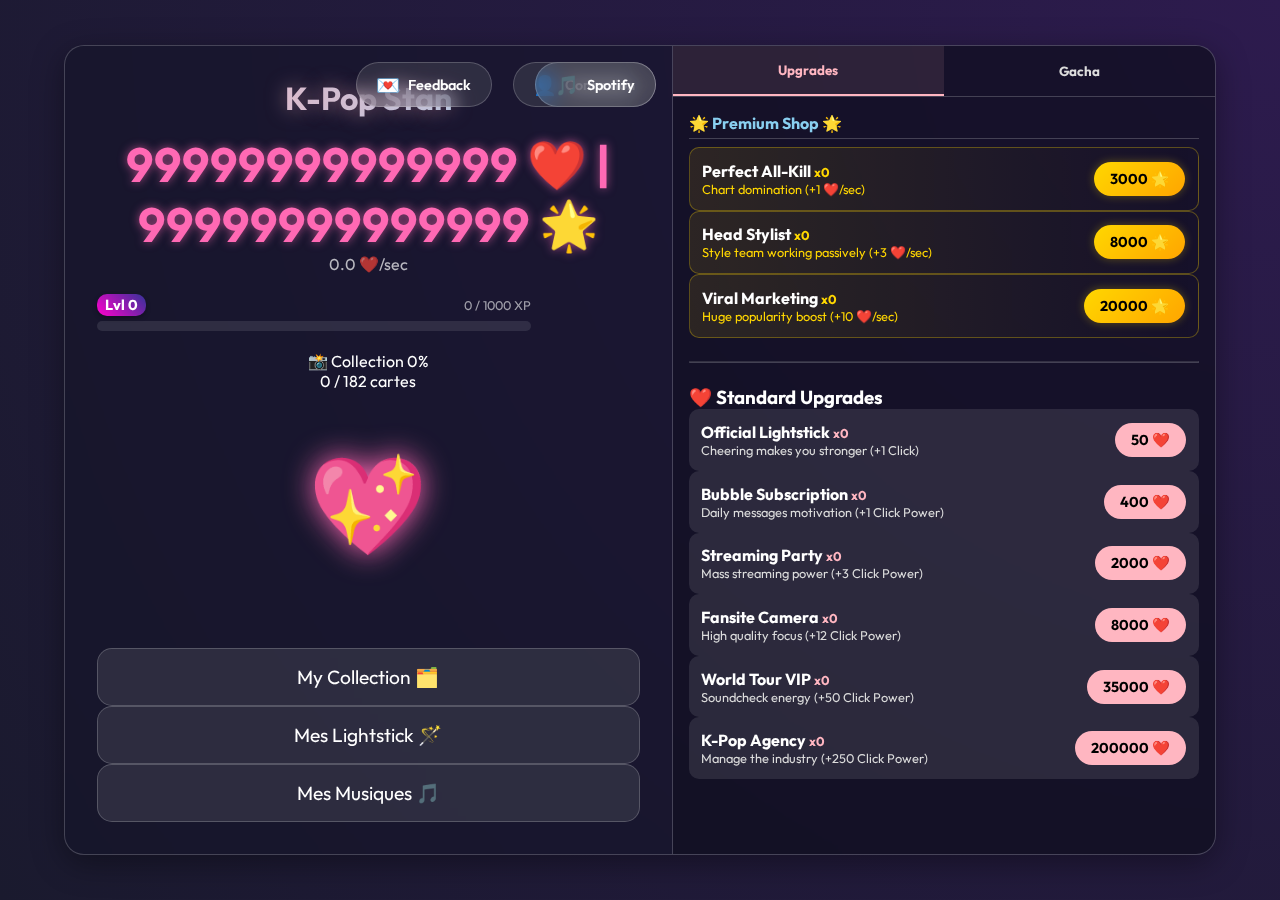
<file: index.html>
<!DOCTYPE html>
<html lang="fr">

<head>
    <meta charset="UTF-8">
    <meta name="viewport" content="width=device-width, initial-scale=1.0">
    <title>K-Pop Stan Clicker</title>
    <link rel="stylesheet" href="style.css">
    <link href="https://fonts.googleapis.com/css2?family=Outfit:wght@300;500;700&display=swap" rel="stylesheet">
</head>

<body>
    <div class="app-container">
        <!-- Left Panel: The Stage (Clicker) -->
        <section class="stage-panel">
            <header>
                <!-- Bouton de connexion -->
                <a href="login.html" class="login-btn" title="Se connecter">
                    <span class="login-icon">👤</span>
                    <span class="login-text">Connexion</span>
                </a>

                <!-- Bouton Feedback -->
                <a href="feedback.html" class="login-btn feedback-btn-index" title="Envoyer un feedback">
                    <span class="login-icon">💌</span>
                    <span class="login-text">Feedback</span>
                </a>

                <!-- Bouton Spotify -->
                <a href="https://open.spotify.com/playlist/6R2RmWiUrbcmaDFKGTNRMf?si=a84920896c3d472a" target="_blank"
                    class="login-btn spotify-btn-index" title="Écouter sur Spotify">
                    <span class="login-icon">🎵</span>
                    <span class="login-text">Spotify</span>
                </a>

                <h1>K-Pop Stan</h1>
                <div class="currency-display">
                    <span id="score">0</span> <span class="currency-name">❤️</span>
                    <span class="spacer"> | </span>
                    <span id="coins">0</span> <span class="currency-name">🌟</span>
                </div>
                <div class="cps-display">
                    <span id="cps">0</span> ❤️/sec
                </div>
                <!-- Level UI -->
                <div class="level-container">
                    <div class="level-info">
                        <span class="level-badge">Lvl <span id="level-display">0</span></span>
                        <span class="xp-text"><span id="xp-display">0</span> / <span id="xp-max">100</span> XP</span>
                    </div>
                    <div class="xp-bar-bg">
                        <div id="xp-bar-fill" class="xp-bar-fill" style="width: 0%;"></div>
                    </div>
                </div>
                <!-- Collection Progress -->
                <div class="collection-progress-container">
                    <div class="collection-progress-info">
                        <span class="collection-label">📸 Collection</span>
                        <span class="collection-percentage"><span id="collection-percentage">0</span>%</span>
                    </div>
                    <div class="collection-bar-bg">
                        <div id="collection-bar-fill" class="collection-bar-fill" style="width: 0%;"></div>
                    </div>
                    <div class="collection-count">
                        <span id="collection-count">0</span> / <span id="collection-total">0</span> cartes
                    </div>
                </div>
            </header>

            <div class="click-area">
                <button id="main-button" class="heart-btn">
                    💖
                </button>
            </div>

            <div class="collection-entry">
                <button id="open-collection-btn" class="collection-btn" onclick="openModal()">
                    My Collection 🗂️
                </button>
                <button id="open-lightstick-btn" class="collection-btn" onclick="openLightstickModal()">
                    Mes Lightstick 🪄
                </button>
                <button id="open-album-btn" class="collection-btn" onclick="openAlbumModal()">
                    Mes Musiques 🎵
                </button>
            </div>
        </section>

        <!-- Right Panel: Shop & Gacha -->
        <section class="shop-panel">
            <div class="tabs">
                <button class="tab-btn active" onclick="switchTab('upgrades-content')">Upgrades</button>
                <button class="tab-btn" onclick="switchTab('gacha-content')">Gacha</button>
            </div>

            <!-- Upgrades Tab -->
            <div id="upgrades-content" class="tab-content active">
                <div class="list-container">
                    <!-- Premium Upgrades (Coins) -->
                    <div id="premium-upgrades-list" class="upgrade-section">
                        <h3>🌟 Premium Shop 🌟</h3>
                        <!-- Injected JS -->
                    </div>

                    <hr style="border-color: var(--glass-border); margin: 10px 0;">

                    <!-- Standard Upgrades (Hearts) -->
                    <div id="upgrade-list">
                        <h3>❤️ Standard Upgrades</h3>
                        <!-- Injected JS -->
                    </div>
                </div>
            </div>

            <!-- Gacha Tab -->
            <div id="gacha-content" class="tab-content">
                <h2>📸 Idol Card Packs</h2>

                <div class="gacha-category">
                    <h3>Click Packs (❤️)</h3>
                    <div class="gacha-btn-group">
                        <button class="gacha-list-btn" onclick="openPackModal('standard')">
                            <span class="gacha-icon">🎫</span>
                            <span class="gacha-text">Standard Pack</span>
                        </button>
                        <button class="gacha-list-btn" onclick="openPackModal('super')">
                            <span class="gacha-icon">💖</span>
                            <span class="gacha-text">Super Fan Pack</span>
                        </button>
                        <button class="gacha-list-btn" onclick="openPackModal('platinum')">
                            <span class="gacha-icon">💿</span>
                            <span class="gacha-text">Platinum Pack</span>
                        </button>
                        <button class="gacha-list-btn" onclick="openPackModal('fan_club')">
                            <span class="gacha-icon">🎪</span>
                            <span class="gacha-text">Fan Club Pack</span>
                        </button>
                        <button class="gacha-list-btn" onclick="openPackModal('concert')">
                            <span class="gacha-icon">🏟️</span>
                            <span class="gacha-text">Concert Pack</span>
                        </button>
                    </div>
                </div>

                <div class="gacha-category">
                    <h3>Music Pack (🌟)</h3>
                    <div class="gacha-btn-group">
                        <button class="gacha-list-btn album-btn-style" onclick="openPackModal('debut_single')">
                            <span class="gacha-icon">💿</span>
                            <span class="gacha-text">Debut Single</span>
                        </button>
                        <button class="gacha-list-btn album-btn-style" onclick="openPackModal('mini_album')">
                            <span class="gacha-icon">📀</span>
                            <span class="gacha-text">Mini Album</span>
                        </button>
                        <button class="gacha-list-btn album-btn-style" onclick="openPackModal('full_album')">
                            <span class="gacha-icon">🎵</span>
                            <span class="gacha-text">Full Album</span>
                        </button>
                        <button class="gacha-list-btn album-btn-style" onclick="openPackModal('repackage')">
                            <span class="gacha-icon">🎼</span>
                            <span class="gacha-text">Repackage Album</span>
                        </button>
                        <button class="gacha-list-btn album-btn-style" onclick="openPackModal('collectors_box')">
                            <span class="gacha-icon">📦</span>
                            <span class="gacha-text">Collector's Box</span>
                        </button>
                    </div>
                </div>

                <div class="gacha-category">
                    <h3>VIP Packs (🌟)</h3>
                    <div class="gacha-btn-group">
                        <button class="gacha-list-btn vip-btn-style" onclick="openPackModal('vip')">
                            <span class="gacha-icon">👑</span>
                            <span class="gacha-text">VIP Pack</span>
                        </button>
                        <button class="gacha-list-btn vip-btn-style" onclick="openPackModal('elite')">
                            <span class="gacha-icon">💎</span>
                            <span class="gacha-text">Elite Star Pack</span>
                        </button>
                        <button class="gacha-list-btn vip-btn-style" onclick="openPackModal('diamond')">
                            <span class="gacha-icon">🔮</span>
                            <span class="gacha-text">Diamond Pack</span>
                        </button>
                        <button class="gacha-list-btn vip-btn-style" onclick="openPackModal('backstage')">
                            <span class="gacha-icon">🕶️</span>
                            <span class="gacha-text">Backstage Pack</span>
                        </button>
                        <button class="gacha-list-btn vip-btn-style" onclick="openPackModal('world_tour')">
                            <span class="gacha-icon">🌎</span>
                            <span class="gacha-text">World Tour Pack</span>
                        </button>
                    </div>
                </div>

                <hr style="border-color: var(--glass-border); margin: 20px 0;">

                <div class="gacha-category">
                    <h3>Lightstick Packs (🌟)</h3>
                    <div class="gacha-btn-group">
                        <button class="gacha-list-btn ls-btn-style" onclick="openPackModal('ls_std')">
                            <span class="gacha-icon">🔦</span>
                            <span class="gacha-text">Standard LS</span>
                        </button>
                        <button class="gacha-list-btn ls-btn-style" onclick="openPackModal('ls_prem')">
                            <span class="gacha-icon">✨</span>
                            <span class="gacha-text">Premium LS</span>
                        </button>
                        <button class="gacha-list-btn ls-btn-style" onclick="openPackModal('ls_ult')">
                            <span class="gacha-icon">🎇</span>
                            <span class="gacha-text">Ultimate LS</span>
                        </button>
                    </div>
                </div>

                <div id="latest-pull" class="pull-result hidden">
                    <!-- Card reveal animation -->
                </div>
            </div>
        </section>
    </div>

    <!-- Generic Info Modal -->
    <div id="info-modal" class="modal hidden" style="z-index: 2000;">
        <div class="modal-content">
            <span class="close-modal" id="close-info-btn">&times;</span>
            <h2 id="info-title">Pack Details</h2>
            <div id="info-content"></div>
        </div>
    </div>

    <!-- Collection Overlay (Hidden by default) -->
    <div id="collection-modal" class="modal hidden">
        <div class="modal-content">
            <span class="close-modal" onclick="closeModal()">&times;</span>
            <h2>Photocard Binder</h2>
            <div id="full-inventory" class="card-grid"></div>
        </div>
    </div>
    <!-- Lightstick Collection Modal -->
    <div id="lightstick-modal" class="modal hidden">
        <div class="modal-content">
            <span class="close-modal" onclick="closeLightstickModal()">&times;</span>
            <h2>Lightstick Collection</h2>
            <div id="lightstick-grid" class="card-grid"></div>
        </div>
    </div>

    <!-- Album Collection Modal -->
    <div id="album-modal" class="modal hidden">
        <div class="modal-content">
            <span class="close-modal" onclick="closeAlbumModal()">&times;</span>
            <h2>Mes Musiques 🎵</h2>
            <div id="album-grid" class="card-grid"></div>
        </div>
    </div>

    <!-- Card Details Overlay (Hidden by default) -->
    <div id="card-details-modal" class="modal hidden" style="z-index:1100;">
        <div class="modal-content details-content">
            <span class="close-modal" onclick="closeDetailsModal()">&times;</span>
            <div id="details-view-container">
                <!-- Injected via JS -->
            </div>
        </div>
    </div>

    <div id="pack-opening-modal" class="pack-modal hidden">
        <div class="pack-animation-container">
            <div id="pack-particles"></div>
            <div id="pack-visual" class="pack-visual">
                <div class="pack-glow"></div>
                <div class="pack-icon">🎁</div>
                <div class="pack-prompt">Click to Open!</div>
            </div>
            <div id="card-reveal-container" class="card-reveal-container hidden">
                <!-- Card will be injected here -->
            </div>
        </div>
    </div>

    <!-- Pack Purchase Modal -->
    <div id="pack-purchase-modal" class="modal hidden" style="z-index: 2500;">
        <div class="modal-content pack-details-content">
            <div class="pack-details-header">
                <div id="modal-pack-icon" class="pack-icon-large">🎁</div>
                <h2 id="modal-pack-title">Pack Name</h2>
            </div>
            <p id="modal-pack-desc">Description goes here.</p>

            <div class="pack-rates-container">
                <h4>Drop Rates:</h4>
                <div id="modal-pack-rates" class="rates-grid">
                    <!-- Rates injected here -->
                </div>
            </div>

            <div class="pack-action-area">
                <div class="price-tag">
                    <span id="modal-pack-cost">200</span> <span id="modal-pack-currency">❤️</span>
                </div>
                <button id="modal-buy-btn" class="action-btn buy-confirm-btn">Buy Now</button>
                <button class="action-btn close-modal-btn" onclick="closePackModal()">Echap</button>
            </div>
        </div>
    </div>

    <script src="script.js"></script>
</body>

</html>
</file>
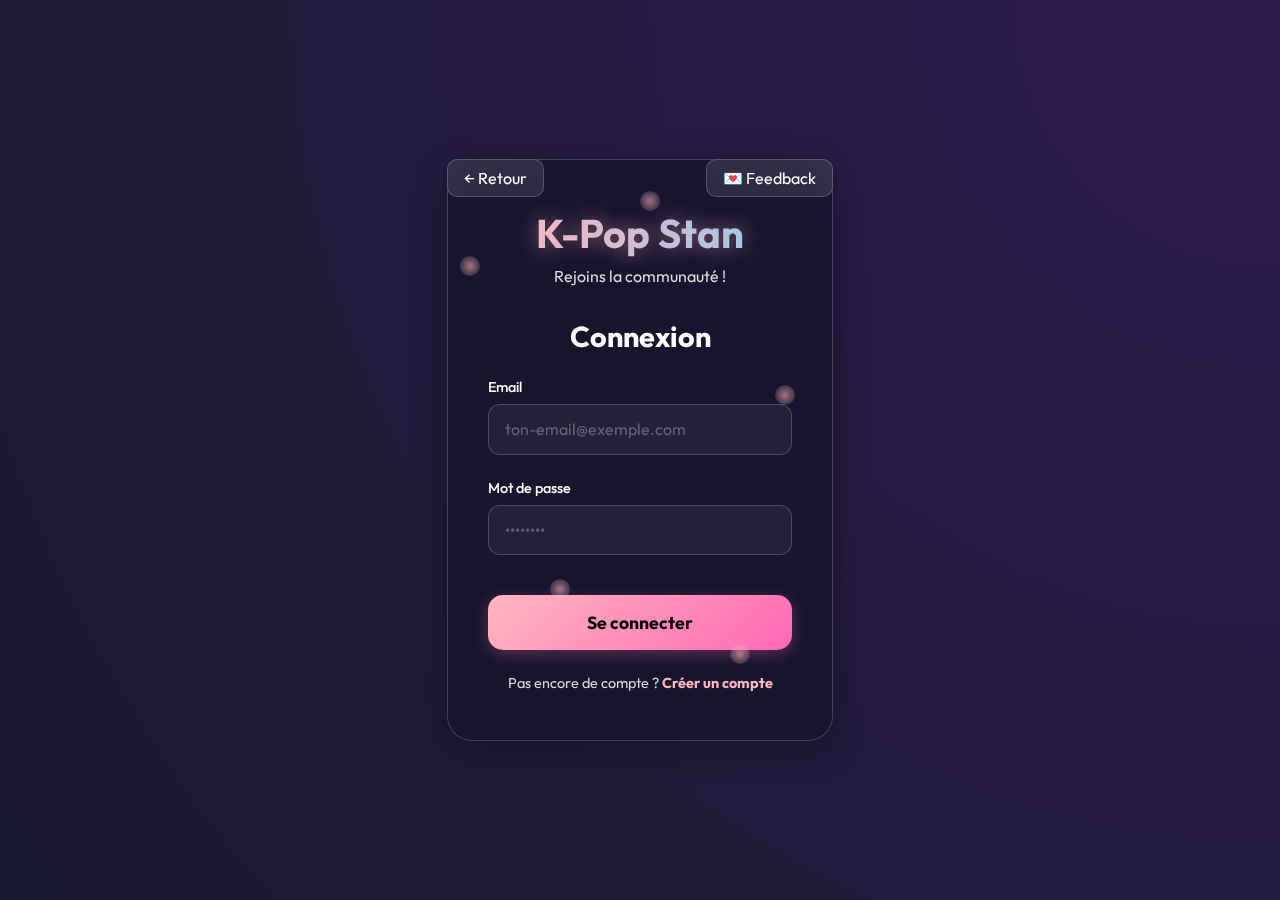
<file: login.html>
<!DOCTYPE html>
<html lang="fr">

<head>
    <meta charset="UTF-8">
    <meta name="viewport" content="width=device-width, initial-scale=1.0">
    <title>Connexion - K-Pop Stan Clicker</title>
    <link rel="stylesheet" href="style.css">
    <link rel="stylesheet" href="login-style.css">
    <link href="https://fonts.googleapis.com/css2?family=Outfit:wght@300;500;700&display=swap" rel="stylesheet">
</head>

<body class="login-body">
    <div class="login-container">
        <!-- Retour à l'accueil -->
        <a href="index.html" class="back-btn">
            <span>← Retour</span>
        </a>

        <!-- Bouton Feedback -->
        <a href="feedback.html" class="back-btn" style="left: auto; right: 2rem;">
            <span>💌 Feedback</span>
        </a>

        <div class="login-card">
            <!-- Logo/Titre -->
            <div class="login-header">
                <h1 class="login-title">K-Pop Stan</h1>
                <p class="login-subtitle">Rejoins la communauté !</p>
            </div>

            <!-- Formulaire de connexion (par défaut) -->
            <div id="login-form" class="auth-form active">
                <h2>Connexion</h2>
                <form onsubmit="handleLogin(event)">
                    <div class="form-group">
                        <label for="login-email">Email</label>
                        <input type="email" id="login-email" placeholder="ton-email@exemple.com" required>
                    </div>
                    <div class="form-group">
                        <label for="login-password">Mot de passe</label>
                        <input type="password" id="login-password" placeholder="••••••••" required>
                    </div>
                    <button type="submit" class="auth-btn">Se connecter</button>
                </form>
                <p class="switch-form">
                    Pas encore de compte ?
                    <a href="#" onclick="switchToSignup(); return false;">Créer un compte</a>
                </p>
            </div>

            <!-- Formulaire d'inscription (caché par défaut) -->
            <div id="signup-form" class="auth-form">
                <h2>Créer un compte</h2>
                <form onsubmit="handleSignup(event)">
                    <div class="form-group">
                        <label for="signup-username">Nom d'utilisateur</label>
                        <input type="text" id="signup-username" placeholder="TonPseudo" required>
                    </div>
                    <div class="form-group">
                        <label for="signup-email">Email</label>
                        <input type="email" id="signup-email" placeholder="ton-email@exemple.com" required>
                    </div>
                    <div class="form-group">
                        <label for="signup-password">Mot de passe</label>
                        <input type="password" id="signup-password" placeholder="••••••••" required minlength="6">
                    </div>
                    <div class="form-group">
                        <label for="signup-confirm">Confirmer le mot de passe</label>
                        <input type="password" id="signup-confirm" placeholder="••••••••" required minlength="6">
                    </div>
                    <button type="submit" class="auth-btn">Créer mon compte</button>
                </form>
                <p class="switch-form">
                    Déjà un compte ?
                    <a href="#" onclick="switchToLogin(); return false;">Se connecter</a>
                </p>
            </div>
        </div>

        <!-- Particules décoratives -->
        <div class="bg-particles">
            <div class="particle"></div>
            <div class="particle"></div>
            <div class="particle"></div>
            <div class="particle"></div>
            <div class="particle"></div>
        </div>
    </div>

    <script src="login-script.js"></script>
</body>

</html>
</file>
<file: style.css>
:root {
    --primary-pink: #FFB6C1;
    --deep-pink: #FF69B4;
    --soft-blue: #89CFF0;
    --lavender: #E0B0FF;
    --dark-bg: #1a1a2e;
    --panel-bg: rgba(255, 255, 255, 0.1);
    --glass-border: rgba(255, 255, 255, 0.2);
    --text-main: #ffffff;
    --text-muted: #dcdcdc;
    --font-main: 'Outfit', sans-serif;
}

* {
    box-sizing: border-box;
    margin: 0;
    padding: 0;
    user-select: none;
    /* Prevent text selection spam on clicking */
}

body {
    font-family: var(--font-main);
    background: radial-gradient(circle at top right, #2d1b4e, #1a1a2e);
    color: var(--text-main);
    height: 100vh;
    overflow: hidden;
    display: flex;
    justify-content: center;
    align-items: center;
}

button {
    font-family: inherit;
    cursor: pointer;
    border: none;
    outline: none;
}

.app-container {
    display: flex;
    width: 90vw;
    height: 90vh;
    background: rgba(20, 20, 40, 0.6);
    backdrop-filter: blur(10px);
    border-radius: 20px;
    border: 1px solid var(--glass-border);
    box-shadow: 0 8px 32px 0 rgba(0, 0, 0, 0.37);
    overflow: hidden;
}

/* --- Left Panel: Stage --- */
.stage-panel {
    flex: 1;
    display: flex;
    flex-direction: column;
    align-items: center;
    justify-content: space-between;
    padding: 2rem;
    border-right: 1px solid var(--glass-border);
    position: relative;
}

/* Bouton de connexion */
.login-btn {
    position: absolute;
    top: 1rem;
    right: 1rem;
    display: flex;
    align-items: center;
    gap: 0.5rem;
    padding: 0.6rem 1.2rem;
    background: rgba(255, 255, 255, 0.1);
    backdrop-filter: blur(10px);
    border: 1px solid var(--glass-border);
    border-radius: 25px;
    color: var(--text-main);
    text-decoration: none;
    font-size: 0.9rem;
    font-weight: 500;
    transition: all 0.3s ease;
    z-index: 100;
}

.login-btn:hover {
    background: rgba(255, 182, 193, 0.2);
    border-color: var(--primary-pink);
    transform: translateY(-2px);
    box-shadow: 0 4px 15px rgba(255, 182, 193, 0.3);
}

.login-icon {
    font-size: 1.2rem;
}

.login-text {
    font-weight: 600;
}

/* Feedback button positioning on index page */
.feedback-btn-index {
    right: 180px;
    /* Position it to the left of the login button with more spacing */
}

header {
    text-align: center;
}

h1 {
    font-size: 2rem;
    background: linear-gradient(to right, var(--primary-pink), var(--soft-blue));
    background-clip: text;
    -webkit-background-clip: text;
    -webkit-text-fill-color: transparent;
    text-shadow: 0 0 20px rgba(255, 182, 193, 0.5);
    margin-bottom: 1rem;
}

.currency-display {
    font-size: 3rem;
    font-weight: 700;
    color: var(--deep-pink);
    text-shadow: 0 0 10px rgba(255, 105, 180, 0.6);
}

.cps-display {
    color: var(--text-muted);
    font-size: 1rem;
}

.click-area {
    flex: 1;
    display: flex;
    justify-content: center;
    align-items: center;
    position: relative;
}

.heart-btn {
    font-size: 6rem;
    background: none;
    transition: transform 0.05s ease;
    filter: drop-shadow(0 0 15px var(--deep-pink));
}

.heart-btn:active {
    transform: scale(0.9);
}

/* Floating text animation class */
.float-text {
    position: absolute;
    color: var(--text-main);
    font-weight: bold;
    pointer-events: none;
    animation: floatUp 1s ease-out forwards;
    font-size: 1.5rem;
    text-shadow: 0 0 5px var(--deep-pink);
    z-index: 9999;
}

@keyframes floatUp {
    0% {
        transform: translateY(0) scale(1);
        opacity: 1;
    }

    100% {
        transform: translateY(-100px) scale(0.5);
        opacity: 0;
    }
}

/* Inventory Preview */
.inventory-preview {
    width: 100%;
    background: var(--panel-bg);
    border-radius: 12px;
    padding: 1rem;
    height: 15vh;
}

.inventory-preview h3 {
    font-size: 0.9rem;
    margin-bottom: 0.5rem;
    color: var(--soft-blue);
}

/* --- Right Panel: Shop --- */
.shop-panel {
    flex: 1;
    background: rgba(0, 0, 0, 0.2);
    display: flex;
    flex-direction: column;
}

.tabs {
    display: flex;
    border-bottom: 1px solid var(--glass-border);
}

.tab-btn {
    flex: 1;
    padding: 1rem;
    background: transparent;
    color: var(--text-muted);
    font-weight: bold;
    transition: all 0.3s;
}

.tab-btn:hover {
    background: rgba(255, 255, 255, 0.05);
}

.tab-btn.active {
    background: rgba(255, 182, 193, 0.1);
    color: var(--primary-pink);
    border-bottom: 2px solid var(--primary-pink);
}

.tab-content {
    display: none;
    flex: 1;
    padding: 1rem;
    overflow-y: auto;
}

.tab-content.active {
    display: block;
}

h2 {
    font-size: 1.2rem;
    margin-bottom: 1rem;
    color: var(--lavender);
}

.list-container {
    display: flex;
    flex-direction: column;
    gap: 0.8rem;
}

.upgrade-item {
    background: var(--panel-bg);
    padding: 0.8rem;
    border-radius: 10px;
    display: flex;
    align-items: center;
    justify-content: space-between;
    transition: background 0.2s;
}

.upgrade-item:hover {
    background: rgba(255, 255, 255, 0.15);
}

.upgrade-info h4 {
    font-size: 1rem;
    color: var(--text-main);
}

.upgrade-info p {
    font-size: 0.8rem;
    color: var(--text-muted);
}

.buy-btn {
    background: var(--primary-pink);
    color: #000;
    padding: 0.5rem 1rem;
    border-radius: 20px;
    font-weight: bold;
    font-size: 0.9rem;
}

.buy-btn:disabled {
    background: #555;
    color: #888;
    cursor: not-allowed;
}

/* Premium Items */
.premium-item {
    background: linear-gradient(to right, rgba(255, 215, 0, 0.1), rgba(0, 0, 0, 0));
    border: 1px solid rgba(255, 215, 0, 0.3);
}

.premium-buy-btn {
    background: linear-gradient(135deg, #FFD700, #FFA500);
    color: #000;
    box-shadow: 0 0 10px rgba(255, 215, 0, 0.3);
}

.premium-buy-btn:disabled {
    background: #444;
    color: #666;
    box-shadow: none;
}

.upgrade-section h3 {
    color: var(--soft-blue);
    margin-bottom: 0.5rem;
    font-size: 1rem;
    border-bottom: 1px solid var(--glass-border);
    padding-bottom: 5px;
}

/* Pack Gacha */
.gacha-banner {
    display: flex;
    justify-content: center;
    margin-top: 2rem;
}

.pack-display {
    background: linear-gradient(135deg, var(--lavender), var(--soft-blue));
    padding: 2rem;
    border-radius: 15px;
    text-align: center;
    color: #000;
    width: 80%;
    cursor: pointer;
    transition: transform 0.2s;
    box-shadow: 0 0 20px rgba(137, 207, 240, 0.4);
    position: relative;
    /* For info button */
}

.pack-rating-info {
    position: absolute;
    top: 8px;
    right: 8px;
    background: rgba(255, 255, 255, 0.25);
    backdrop-filter: blur(4px);
    -webkit-backdrop-filter: blur(4px);
    border-radius: 50%;
    width: 24px;
    height: 24px;
    font-size: 14px;
    font-weight: bold;
    font-family: serif;
    display: flex;
    justify-content: center;
    align-items: center;
    cursor: pointer;
    border: 1px solid rgba(255, 255, 255, 0.6);
    color: white;
    z-index: 10;
    transition: all 0.2s ease;
    box-shadow: 0 2px 5px rgba(0, 0, 0, 0.1);
}

.pack-rating-info:hover {
    background: white;
    color: black;
    transform: scale(1.15);
    box-shadow: 0 0 10px rgba(255, 255, 255, 0.8);
}

.pack-display:hover {
    transform: scale(1.05);
}

.pack-art {
    font-size: 4rem;
    margin-bottom: 1rem;
}

.action-btn {
    margin-top: 1rem;
    background: #000;
    color: #fff;
    padding: 0.6rem 1.2rem;
    border-radius: 20px;
    width: 100%;
}

.vip-pack {
    background: linear-gradient(135deg, #ffd700, #ff8c00);
    box-shadow: 0 0 20px rgba(255, 215, 0, 0.4);
    margin-left: 1rem;
}

.elite-pack {
    background: linear-gradient(135deg, #FFD700, #FDB931);
    box-shadow: 0 0 20px rgba(255, 215, 0, 0.6);
    margin: 0.5rem;
    /* Match existing spacing or adjust */
    margin-left: 1rem;
}

.vip-btn {
    background: #4a0e4e;
    border: 1px solid gold;
}

.sell-btn {
    margin-top: 5px;
    background: #ff4444;
    color: white;
    padding: 2px 8px;
    border-radius: 5px;
    font-size: 0.7rem;
    cursor: pointer;
}

.sell-btn:hover {
    background: #cc0000;
}

.card-inner-view {
    display: flex;
    flex-direction: column;
    align-items: center;
}

/* Scrollbar styling */
/* ... previous code ... */

/* Gacha Reveal Animation */
.pull-result {
    margin-top: 1rem;
    height: 150px;
    display: flex;
    justify-content: center;
    align-items: center;
    perspective: 1000px;
}

.pull-result.hidden {
    display: none;
}

.card-reveal {
    width: 120px;
    height: 170px;
    /* Standard Photocard ratio is roughly 5.5cm x 8.5cm (~0.64) */
    background: #fff;
    border-radius: 10px;
    position: relative;
    transform-style: preserve-3d;
    animation: flipCard 0.6s ease-out forwards;
    box-shadow: 0 0 20px rgba(255, 255, 255, 0.5);
    display: flex;
    flex-direction: column;
    align-items: center;
    justify-content: flex-end;
    /* Push text to bottom */
    padding: 5px;
    text-align: center;
    overflow: hidden;
}

.card-img {
    position: absolute;
    top: 0;
    left: 0;
    width: 100%;
    height: 100%;
    object-fit: cover;
    z-index: 0;
    opacity: 0.9;
}

/* Fallback when no image */
.card-reveal.no-img::before {
    content: '★';
    font-size: 3rem;
    position: absolute;
    top: 30%;
    left: 50%;
    transform: translateX(-50%);
    color: #ccc;
}

.card-name,
.card-rarity-badge {
    position: relative;
    z-index: 1;
    /* On top of image */
    background: rgba(0, 0, 0, 0.6);
    /* Readable text bg */
    color: #fff;
    width: 100%;
    border-radius: 4px;
}

.card-rarity-badge {
    position: absolute;
    top: 5px;
    left: 5px;
    width: auto;
    padding: 2px 5px;
}

.mini-card-img {
    width: 100%;
    height: 100%;
    object-fit: cover;
}

.mini-card {
    position: relative;
}

.mini-card-fallback {
    position: absolute;
    top: 50%;
    left: 50%;
    transform: translate(-50%, -50%);
    font-weight: bold;
}


@keyframes flipCard {
    from {
        transform: rotateY(90deg) scale(0.5);
        opacity: 0;
    }

    to {
        transform: rotateY(0) scale(1.1);
        opacity: 1;
    }
}

.card-rarity-Common {
    border: 3px solid #ccc;
    background: linear-gradient(to bottom, #f0f0f0, #e0e0e0);
    color: #333;
}

.card-rarity-Rare {
    border: 3px solid #89CFF0;
    background: linear-gradient(to bottom, #e0f7fa, #89CFF0);
    color: #005662;
}

.card-rarity-Epic {
    border: 3px solid #E0B0FF;
    background: linear-gradient(to bottom, #f3e5f5, #E0B0FF);
    color: #4a148c;
}

.card-rarity-Legendary {
    border: 3px solid #ffd700;
    box-shadow: 0 0 15px #ffd700;
    background: linear-gradient(135deg, #fff, #ffd700);
    color: #bf360c;
}

.card-rarity-Secret {
    border: 3px double #fff;
    box-shadow: 0 0 20px rgba(255, 255, 255, 0.8), 0 0 40px #ff00ff;
    background: linear-gradient(45deg, #000, #333);
    animation: secretGlow 2s infinite alternate;
    color: #fff;
}

@keyframes secretGlow {
    0% {
        box-shadow: 0 0 20px #ff00ff;
        border-color: #ff00ff;
    }

    50% {
        box-shadow: 0 0 20px #00ffff;
        border-color: #00ffff;
    }

    100% {
        box-shadow: 0 0 20px #ffff00;
        border-color: #ffff00;
    }
}

.card-name {
    font-size: 0.8rem;
    font-weight: bold;
    margin-top: 5px;
}

.card-rarity-badge {
    font-size: 0.6rem;
    text-transform: uppercase;
    margin-bottom: 5px;
}

/* Replaced Mini Inventory with Button */
.collection-entry {
    margin-top: 2rem;
    width: 100%;
}

.collection-btn {
    width: 100%;
    padding: 1rem;
    background: rgba(255, 255, 255, 0.1);
    border: 1px solid var(--glass-border);
    color: var(--text-color);
    font-family: inherit;
    font-size: 1.2rem;
    border-radius: 15px;
    cursor: pointer;
    transition: all 0.3s ease;
    backdrop-filter: blur(5px);
}

.collection-btn:hover {
    background: rgba(255, 255, 255, 0.2);
    transform: translateY(-2px);
    box-shadow: 0 5px 15px rgba(0, 0, 0, 0.2);
}

/* Modal */
.modal {
    position: fixed;
    top: 0;
    left: 0;
    width: 100%;
    height: 100%;
    background: rgba(0, 0, 0, 0.8);
    backdrop-filter: blur(5px);
    display: flex;
    justify-content: center;
    align-items: center;
    z-index: 1000;
}

.modal.hidden {
    display: none;
}

/* Golden Rarity - Premium Effect */
.card-rarity-Golden {
    border: 3px solid #FFD700;
    box-shadow:
        0 0 15px rgba(255, 215, 0, 0.7),
        inset 0 0 20px rgba(255, 215, 0, 0.4),
        0 0 30px rgba(255, 165, 0, 0.3);
    background: linear-gradient(135deg,
            #FFD700 0%,
            #FFFACD 25%,
            #FFD700 50%,
            #FFFACD 75%,
            #FFD700 100%);
    background-size: 200% 200%;
    animation: goldenShine 3s infinite linear, goldenGlow 2s infinite alternate;
    position: relative;
    overflow: hidden;
}

.card-rarity-Golden::after {
    content: '';
    position: absolute;
    top: -50%;
    left: -50%;
    width: 200%;
    height: 200%;
    background: linear-gradient(to bottom right,
            rgba(255, 255, 255, 0) 0%,
            rgba(255, 255, 255, 0) 40%,
            rgba(255, 255, 255, 0.4) 50%,
            rgba(255, 255, 255, 0) 60%,
            rgba(255, 255, 255, 0) 100%);
    transform: rotate(45deg);
    animation: goldenSweep 4s infinite;
    pointer-events: none;
    z-index: 2;
}

@keyframes goldenShine {
    0% {
        background-position: 0% 0%;
    }

    100% {
        background-position: 200% 200%;
    }
}

@keyframes goldenGlow {
    0% {
        box-shadow: 0 0 15px rgba(255, 215, 0, 0.6), inset 0 0 10px rgba(255, 215, 0, 0.3);
    }

    100% {
        box-shadow: 0 0 35px rgba(255, 215, 0, 0.9), inset 0 0 20px rgba(255, 215, 0, 0.5);
    }
}

@keyframes goldenSweep {
    0% {
        transform: rotate(45deg) translate(-150%, -150%);
    }

    20% {
        transform: rotate(45deg) translate(150%, 150%);
    }

    100% {
        transform: rotate(45deg) translate(150%, 150%);
    }
}

.modal-content {
    background: #1a1a2e;
    border: 1px solid var(--glass-border);
    padding: 2rem;
    border-radius: 20px;
    width: 80%;
    height: 80%;
    overflow: hidden;
    position: relative;
    display: flex;
    flex-direction: column;
    box-shadow: 0 0 50px rgba(255, 105, 180, 0.2);
}

.close-modal {
    position: absolute;
    top: 1rem;
    right: 1.5rem;
    font-size: 2rem;
    cursor: pointer;
    color: var(--text-muted);
}

.close-modal:hover {
    color: var(--primary-pink);
}

.card-grid {
    display: grid;
    grid-template-columns: repeat(auto-fill, minmax(100px, 1fr));
    gap: 15px;
    overflow-y: auto;
    margin-top: 1rem;
    padding: 1rem;
}

/* Binder Styles */
.group-header {
    width: 100%;
    color: var(--primary-pink);
    border-bottom: 1px solid var(--glass-border);
    margin: 1rem 0 0.5rem 0;
    padding-bottom: 0.2rem;
    grid-column: 1 / -1;
    /* Span full width in grid */
}

.group-container {
    grid-column: 1 / -1;
    /* Span full width to allow flex items to spread */
    display: flex;
    flex-wrap: wrap;
    gap: 15px;
    width: 100%;
    margin-bottom: 1rem;
    justify-content: flex-start;
    /* Ensure left align */
}

.binder-card {
    width: 140px;
    /* Increased from 120px */
    height: 220px;
    /* Increased from 200px */
    font-size: 1rem;
    padding-bottom: 5px;
    position: relative;
    border-radius: 12px;
    overflow: hidden;
    /* Ensure image doesn't overflow */
    box-shadow: 0 4px 10px rgba(0, 0, 0, 0.3);
    transition: transform 0.3s cubic-bezier(0.175, 0.885, 0.32, 1.275);
}

.binder-card:hover {
    transform: scale(1.05);
    z-index: 10;
}

.full-card-img {
    width: 100%;
    height: 100%;
    object-fit: cover;
    display: block;
    border-radius: 8px;
}

/* Lightstick Collection Styles */
.lightstick-grid {
    display: grid;
    grid-template-columns: repeat(auto-fill, minmax(120px, 1fr));
    gap: 15px;
    padding: 1rem;
}

.lightstick-card {
    width: 120px;
    height: 200px;
    border-radius: 5px;
    overflow: hidden;
    position: relative;
    background: var(--panel-bg);
    border: 1px solid var(--glass-border);
    cursor: pointer;
    transition: transform 0.2s, box-shadow 0.2s;
}

.lightstick-card:hover {
    transform: translateY(-2px);
    box-shadow: 0 5px 15px rgba(0, 0, 0, 0.3);
}

.lightstick-card img {
    width: 100%;
    height: 100%;
    object-fit: cover;
}

.lightstick-card .card-name {
    position: absolute;
    bottom: 0;
    width: 100%;
    background: rgba(0, 0, 0, 0.6);
    color: #fff;
    text-align: center;
    font-size: 0.9rem;
    padding: 2px 0;
}

.lightstick-card.locked {
    filter: grayscale(100%);
    opacity: 0.6;
    cursor: default;
}

.lightstick-card.locked img {
    opacity: 0.3;
}

.lightstick-card.locked:after {
    content: '🔒';
    position: absolute;
    top: 50%;
    left: 50%;
    transform: translate(-50%, -50%);
    font-size: 2rem;
    filter: none;
}

/* New Pack Styles */
.lightstick-pack-silver {
    background: linear-gradient(135deg, #C0C0C0, #E8E8E8);
    box-shadow: 0 0 15px rgba(192, 192, 192, 0.4);
    margin: 0.5rem;
}

.lightstick-pack-gold {
    background: linear-gradient(135deg, #FFD700, #FDB931);
    box-shadow: 0 0 15px rgba(255, 215, 0, 0.5);
    margin: 0.5rem;
}

.lightstick-pack-ultimate {
    background: linear-gradient(135deg, #a8c0ff, #3f2b96);
    /* Holographic-ish */
    box-shadow: 0 0 20px rgba(63, 43, 150, 0.6);
    margin: 0.5rem;
    color: white;
}

/* Heart (Score) Card Pack Styles */
.pack-fan-club {
    background: linear-gradient(135deg, #6a11cb 0%, #2575fc 100%);
    /* Deep Blue/Purple */
    box-shadow: 0 0 15px rgba(37, 117, 252, 0.5);
    margin: 0.5rem;
    color: white;
}

.pack-concert {
    background: linear-gradient(135deg, #11998e 0%, #38ef7d 100%);
    /* Green Energy */
    box-shadow: 0 0 20px rgba(56, 239, 125, 0.6);
    margin: 0.5rem;
    color: white;
    border: 1px solid #fff;
}

/* Coin (Premium) Card Pack Styles */
.pack-backstage {
    background: linear-gradient(135deg, #800000, #ff4500);
    /* Red Velvet */
    box-shadow: 0 0 20px rgba(255, 69, 0, 0.6);
    margin: 0.5rem;
    color: white;
    border: 1px solid gold;
}

.pack-world-tour {
    background: linear-gradient(135deg, #23074d, #cc5333);
    /* Deep Space/Nebula */
    box-shadow: 0 0 25px rgba(204, 83, 51, 0.8);
    margin: 0.5rem;
    color: white;
    border: 2px solid cyan;
}

.binder-card.locked {
    /* ... existing locked styles ... */
    background: #2a2a40;
    border: 2px dashed #444;
    color: #666;
    display: flex;
    align-items: center;
    justify-content: center;
}

.locked-view {
    display: flex;
    flex-direction: column;
    align-items: center;
    justify-content: center;
    height: 100%;
    opacity: 0.5;
}

.lock-icon {
    font-size: 2rem;
    margin-bottom: 0.5rem;
}

.card-count-badge {
    position: absolute;
    top: -5px;
    right: -5px;
    background: var(--primary-pink);
    color: #000;
    border-radius: 50%;
    width: 25px;
    height: 25px;
    display: flex;
    align-items: center;
    justify-content: center;
    font-weight: bold;
    font-size: 0.8rem;
    z-index: 10;
    box-shadow: 0 0 5px rgba(0, 0, 0, 0.5);
}

/* Card Details Modal */
.details-content {
    width: 60%;
    height: 70%;
    max-width: 800px;
    display: flex;
    justify-content: center;
    align-items: center;
}

.details-layout {
    display: flex;
    gap: 2rem;
    width: 100%;
    height: 100%;
    padding: 1rem;
    align-items: center;
}

.details-image-container {
    flex: 1;
    height: 100%;
    border-radius: 15px;
    overflow: hidden;
    box-shadow: 0 0 30px rgba(0, 0, 0, 0.5);
    border: 4px solid transparent;
    /* Colored by rarity class */
    display: flex;
    justify-content: center;
    align-items: center;
}

.details-img {
    width: 100%;
    height: 100%;
    object-fit: contain;
    /* Show full image uncropped */
}

.details-info {
    flex: 1;
    display: flex;
    flex-direction: column;
    justify-content: center;
    align-items: flex-start;
}

.details-info h2 {
    font-size: 2.5rem;
    margin-bottom: 0.5rem;
    color: var(--text-main);
}

.rarity-tag,
.group-tag,
.count-tag {
    font-size: 1.2rem;
    margin-bottom: 0.5rem;
    color: var(--text-muted);
}

.rarity-tag {
    color: var(--lavender);
    font-weight: bold;
    text-transform: uppercase;
    letter-spacing: 2px;
}

.cps-display {
    font-size: 1rem;
    color: rgba(255, 255, 255, 0.7);
    margin-bottom: 20px;
}

/* Level System */
.level-container {
    width: 80%;
    margin-bottom: 20px;
}

.level-info {
    display: flex;
    justify-content: space-between;
    align-items: center;
    margin-bottom: 5px;
    font-size: 0.9rem;
}

.level-badge {
    background: linear-gradient(45deg, #ff00cc, #333399);
    padding: 2px 8px;
    border-radius: 10px;
    font-weight: bold;
    box-shadow: 0 2px 5px rgba(0, 0, 0, 0.3);
}

.xp-text {
    color: rgba(255, 255, 255, 0.6);
    font-size: 0.8rem;
}

.xp-bar-bg {
    width: 100%;
    height: 10px;
    background: rgba(255, 255, 255, 0.1);
    border-radius: 5px;
    overflow: hidden;
}

.xp-bar-fill {
    height: 100%;
    background: linear-gradient(90deg, #00c6ff, #0072ff);
    width: 0%;
    transition: width 0.3s ease-out;
    box-shadow: 0 0 10px rgba(0, 114, 255, 0.5);
}

.sell-section {
    width: 100%;
    background: rgba(255, 255, 255, 0.05);
    padding: 1rem;
    border-radius: 10px;
    margin-top: 1rem;
}

.sell-action-btn {
    background: #ff4444;
    margin-top: 0.5rem;
}

.sell-action-btn:hover {
    background: #cc0000;
}

/* Adjust binder card to remove button space */
.binder-card {
    width: 140px;
    height: 240px;
    /* Taller */
    margin: 5px;
}

.full-card-img {
    width: 100%;
    height: 180px;
    /* Fixed container height */
    object-fit: contain;
    /* CRITICAL: Ensures full image is visible, adds letterbox if needed */
    background: rgba(0, 0, 0, 0.2);
    /* Dark bg for letterbox areas */
    border-radius: 5px;
    margin-bottom: 5px;
}

/* Pack Opening Animation Styles */
.pack-modal {
    position: fixed;
    top: 0;
    left: 0;
    width: 100vw;
    height: 100vh;
    background: rgba(0, 0, 0, 0.95);
    backdrop-filter: blur(10px);
    display: flex;
    justify-content: center;
    align-items: center;
    z-index: 3000;
    animation: fadeIn 0.3s ease-out;
}

.pack-modal.hidden {
    display: none;
}

@keyframes fadeIn {
    from {
        opacity: 0;
    }

    to {
        opacity: 1;
    }
}

.pack-animation-container {
    position: relative;
    width: 100%;
    height: 100%;
    display: flex;
    justify-content: center;
    align-items: center;
}

/* Particles Container */
#pack-particles {
    position: absolute;
    top: 0;
    left: 0;
    width: 100%;
    height: 100%;
    pointer-events: none;
    overflow: hidden;
}

.particle {
    position: absolute;
    width: 10px;
    height: 10px;
    background: radial-gradient(circle, rgba(255, 255, 255, 0.8), transparent);
    border-radius: 50%;
    pointer-events: none;
    animation: particleFloat 2s ease-out forwards;
}

@keyframes particleFloat {
    0% {
        transform: translate(0, 0) scale(0);
        opacity: 0;
    }

    10% {
        opacity: 1;
    }

    100% {
        transform: translate(var(--tx), var(--ty)) scale(1);
        opacity: 0;
    }
}

/* Pack Visual */
.pack-visual {
    position: relative;
    width: 300px;
    height: 400px;
    display: flex;
    flex-direction: column;
    justify-content: center;
    align-items: center;
    cursor: pointer;
    transition: transform 0.3s ease;
    animation: packBounce 1.5s ease-in-out infinite;
}

.pack-visual.hidden {
    display: none;
}

.pack-visual:hover {
    transform: scale(1.1);
}

@keyframes packBounce {

    0%,
    100% {
        transform: translateY(0) scale(1);
    }

    50% {
        transform: translateY(-20px) scale(1.05);
    }
}

.pack-glow {
    position: absolute;
    width: 350px;
    height: 450px;
    background: radial-gradient(circle, rgba(255, 182, 193, 0.3), transparent 70%);
    animation: glowPulse 2s ease-in-out infinite;
    border-radius: 50%;
}

@keyframes glowPulse {

    0%,
    100% {
        transform: scale(1);
        opacity: 0.5;
    }

    50% {
        transform: scale(1.2);
        opacity: 0.8;
    }
}

.pack-icon {
    font-size: 15rem;
    filter: drop-shadow(0 0 30px rgba(255, 182, 193, 0.8));
    animation: packRotate 3s ease-in-out infinite;
    z-index: 1;
}

@keyframes packRotate {

    0%,
    100% {
        transform: rotate(-5deg);
    }

    50% {
        transform: rotate(5deg);
    }
}

.pack-prompt {
    margin-top: 2rem;
    font-size: 2rem;
    font-weight: bold;
    color: var(--primary-pink);
    text-shadow: 0 0 20px rgba(255, 182, 193, 0.8);
    animation: promptPulse 1s ease-in-out infinite;
    z-index: 1;
}

@keyframes promptPulse {

    0%,
    100% {
        opacity: 0.7;
        transform: scale(1);
    }

    50% {
        opacity: 1;
        transform: scale(1.1);
    }
}

/* Card Reveal Container */
.card-reveal-container {
    position: absolute;
    width: 100%;
    height: 100%;
    display: flex;
    justify-content: center;
    align-items: center;
    flex-direction: column;
}

.card-reveal-container.hidden {
    display: none;
}

.revealed-card {
    width: 300px;
    height: 450px;
    max-width: 90vw;
    max-height: 70vh;
    background: #fff;
    border-radius: 15px;
    position: relative;
    transform-style: preserve-3d;
    animation: cardReveal 1s ease-out forwards;
    box-shadow: 0 0 50px rgba(255, 255, 255, 0.8);
    display: flex;
    flex-direction: column;
    align-items: center;
    justify-content: flex-end;
    padding: 15px;
    text-align: center;
    overflow: hidden;
}

@keyframes cardReveal {
    0% {
        transform: rotateY(180deg) scale(0.3);
        opacity: 0;
    }

    50% {
        transform: rotateY(90deg) scale(0.6);
    }

    100% {
        transform: rotateY(0) scale(1);
        opacity: 1;
    }
}

.revealed-card .card-img {
    position: absolute;
    top: 0;
    left: 0;
    width: 100%;
    height: 100%;
    object-fit: cover;
    z-index: 0;
}

.revealed-card .card-rarity-badge {
    position: absolute;
    top: 15px;
    left: 15px;
    padding: 8px 15px;
    font-size: 1rem;
    font-weight: bold;
    text-transform: uppercase;
    z-index: 2;
}

.revealed-card .card-name {
    position: relative;
    z-index: 2;
    font-size: 2rem;
    font-weight: bold;
    color: #fff;
    background: rgba(0, 0, 0, 0.7);
    padding: 15px 30px;
    border-radius: 10px;
    width: 100%;
}

.card-reveal-actions {
    margin-top: 2rem;
    display: flex;
    gap: 1rem;
    z-index: 10;
}

.reveal-action-btn {
    padding: 1rem 2rem;
    font-size: 1.2rem;
    font-weight: bold;
    border-radius: 15px;
    cursor: pointer;
    transition: all 0.3s ease;
    border: none;
    font-family: inherit;
}

.reveal-close-btn {
    background: var(--primary-pink);
    color: #000;
}

.reveal-close-btn:hover {
    background: var(--deep-pink);
    transform: translateY(-2px);
    box-shadow: 0 5px 20px rgba(255, 105, 180, 0.5);
}

/* Rarity-specific particle colors */
.pack-modal.rarity-Common .particle {
    background: radial-gradient(circle, rgba(200, 200, 200, 0.8), transparent);
}

.pack-modal.rarity-Rare .particle {
    background: radial-gradient(circle, rgba(137, 207, 240, 0.8), transparent);
}

.pack-modal.rarity-Epic .particle {
    background: radial-gradient(circle, rgba(224, 176, 255, 0.8), transparent);
}

.pack-modal.rarity-Legendary .particle {
    background: radial-gradient(circle, rgba(255, 215, 0, 0.9), transparent);
}

.pack-modal.rarity-Secret .particle {
    background: radial-gradient(circle, rgba(255, 0, 255, 0.9), transparent);
    box-shadow: 0 0 10px rgba(255, 0, 255, 0.8);
}

/* Rarity-specific glows */
.pack-modal.rarity-Legendary .pack-glow {
    background: radial-gradient(circle, rgba(255, 215, 0, 0.5), transparent 70%);
}

.pack-modal.rarity-Golden .pack-glow {
    background: radial-gradient(circle, rgba(255, 215, 0, 0.8), transparent 70%);
    animation: goldenGlowPulse 0.8s ease-in-out infinite;
    filter: drop-shadow(0 0 50px gold);
}

@keyframes goldenGlowPulse {

    0%,
    100% {
        transform: scale(1);
        opacity: 0.8;
    }

    50% {
        transform: scale(1.5);
        opacity: 1;
    }
}

.pack-modal.rarity-Secret .pack-glow {
    background: radial-gradient(circle, rgba(255, 0, 255, 0.6), transparent 70%);
    animation: secretGlowPulse 1s ease-in-out infinite;
}

@keyframes secretGlowPulse {

    0%,
    100% {
        transform: scale(1);
        opacity: 0.6;
        filter: hue-rotate(0deg);
    }

    50% {
        transform: scale(1.3);
        opacity: 0.9;
        filter: hue-rotate(180deg);
    }
}

/* Rayons de lumière pour Epic, Legendary et Secret */
.light-ray {
    position: absolute;
    width: 4px;
    height: 100%;
    left: 50%;
    top: 0;
    transform-origin: center center;
    background: linear-gradient(to bottom, transparent, rgba(255, 255, 255, 0.8), transparent);
    animation: rayExpand 1.5s ease-out forwards;
    pointer-events: none;
}

.pack-modal.rarity-Epic .light-ray {
    background: linear-gradient(to bottom, transparent, rgba(224, 176, 255, 0.9), transparent);
}

.pack-modal.rarity-Legendary .light-ray {
    background: linear-gradient(to bottom, transparent, rgba(255, 215, 0, 1), transparent);
    box-shadow: 0 0 20px rgba(255, 215, 0, 0.8);
}

.pack-modal.rarity-Secret .light-ray {
    background: linear-gradient(to bottom, transparent, rgba(255, 0, 255, 1), transparent);
    box-shadow: 0 0 30px rgba(255, 0, 255, 1);
    animation: rayExpandSecret 1.5s ease-out forwards;
}

.pack-modal.rarity-Golden .light-ray {
    background: linear-gradient(to bottom, transparent, rgba(255, 215, 0, 1), transparent);
    box-shadow: 0 0 40px rgba(255, 215, 0, 1), 0 0 80px rgba(255, 165, 0, 0.8);
    width: 8px;
    animation: rayExpandGolden 2s ease-out forwards;
}

@keyframes rayExpandGolden {
    0% {
        height: 0;
        opacity: 0;
        transform: scaleX(1);
    }

    20% {
        opacity: 1;
    }

    50% {
        transform: scaleX(3);
    }

    100% {
        height: 100%;
        opacity: 0;
        transform: scaleX(1);
    }
}

@keyframes rayExpand {
    0% {
        height: 0;
        opacity: 0;
    }

    50% {
        opacity: 1;
    }

    100% {
        height: 100%;
        opacity: 0;
    }
}

@keyframes rayExpandSecret {
    0% {
        height: 0;
        opacity: 0;
        filter: hue-rotate(0deg);
    }

    50% {
        opacity: 1;
        filter: hue-rotate(180deg);
    }

    100% {
        height: 100%;
        opacity: 0;
        filter: hue-rotate(360deg);
    }
}

/* Vagues d'énergie pour Legendary et Secret */
.energy-wave {
    position: absolute;
    width: 100px;
    height: 100px;
    left: 50%;
    top: 50%;
    transform: translate(-50%, -50%);
    border: 3px solid rgba(255, 215, 0, 0.8);
    border-radius: 50%;
    animation: waveExpand 2s ease-out forwards;
    pointer-events: none;
}

.pack-modal.rarity-Secret .energy-wave {
    border-color: rgba(255, 0, 255, 0.9);
    box-shadow: 0 0 30px rgba(255, 0, 255, 0.8);
    animation: waveExpandSecret 2s ease-out forwards;
}

.pack-modal.rarity-Golden .energy-wave {
    border: 5px solid rgba(255, 215, 0, 1);
    box-shadow: 0 0 50px rgba(255, 215, 0, 1), inset 0 0 30px rgba(255, 165, 0, 0.8);
    animation: waveExpandGolden 1.5s ease-out forwards;
}

@keyframes waveExpandGolden {
    0% {
        width: 50px;
        height: 50px;
        opacity: 1;
        border-width: 10px;
    }

    100% {
        width: 1500px;
        height: 1500px;
        opacity: 0;
        border-width: 1px;
    }
}

@keyframes waveExpand {
    0% {
        width: 100px;
        height: 100px;
        opacity: 1;
    }

    100% {
        width: 800px;
        height: 800px;
        opacity: 0;
    }
}

@keyframes waveExpandSecret {
    0% {
        width: 100px;
        height: 100px;
        opacity: 1;
        filter: hue-rotate(0deg);
    }

    100% {
        width: 1000px;
        height: 1000px;
        opacity: 0;
        filter: hue-rotate(360deg);
    }
}

/* Animations premium pour les cartes Epic, Legendary et Secret */
.revealed-card.premium-reveal {
    animation: cardRevealPremium 1.5s ease-out forwards;
}

@keyframes cardRevealPremium {
    0% {
        transform: rotateY(180deg) scale(0.2);
        opacity: 0;
        filter: brightness(3);
    }

    30% {
        transform: rotateY(90deg) scale(0.5);
        filter: brightness(2);
    }

    60% {
        transform: rotateY(45deg) scale(0.8);
    }

    100% {
        transform: rotateY(0) scale(1);
        opacity: 1;
        filter: brightness(1);
    }
}

/* Effet de brillance pour Epic */
.revealed-card.card-rarity-Epic.premium-reveal {
    box-shadow: 0 0 60px rgba(224, 176, 255, 0.9),
        0 0 100px rgba(224, 176, 255, 0.6),
        inset 0 0 30px rgba(224, 176, 255, 0.3);
    animation: cardRevealPremium 1.5s ease-out forwards, epicPulse 2s ease-in-out infinite 1.5s;
}

@keyframes epicPulse {

    0%,
    100% {
        box-shadow: 0 0 60px rgba(224, 176, 255, 0.9),
            0 0 100px rgba(224, 176, 255, 0.6),
            inset 0 0 30px rgba(224, 176, 255, 0.3);
    }

    50% {
        box-shadow: 0 0 80px rgba(224, 176, 255, 1),
            0 0 120px rgba(224, 176, 255, 0.8),
            inset 0 0 40px rgba(224, 176, 255, 0.5);
    }
}

/* Effet de brillance pour Legendary */
.revealed-card.card-rarity-Legendary.premium-reveal {
    box-shadow: 0 0 80px rgba(255, 215, 0, 1),
        0 0 120px rgba(255, 215, 0, 0.8),
        0 0 160px rgba(255, 215, 0, 0.4),
        inset 0 0 40px rgba(255, 215, 0, 0.4);
    animation: cardRevealPremium 1.5s ease-out forwards, legendaryPulse 1.5s ease-in-out infinite 1.5s;
}

@keyframes legendaryPulse {

    0%,
    100% {
        box-shadow: 0 0 80px rgba(255, 215, 0, 1),
            0 0 120px rgba(255, 215, 0, 0.8),
            0 0 160px rgba(255, 215, 0, 0.4),
            inset 0 0 40px rgba(255, 215, 0, 0.4);
        transform: scale(1);
    }

    50% {
        box-shadow: 0 0 100px rgba(255, 215, 0, 1),
            0 0 150px rgba(255, 215, 0, 1),
            0 0 200px rgba(255, 215, 0, 0.6),
            inset 0 0 50px rgba(255, 215, 0, 0.6);
        transform: scale(1.02);
    }
}

/* Effet de brillance pour Secret */
/* Effet de brillance pour Golden - SPECTACULAR */
.revealed-card.card-rarity-Golden.premium-reveal {
    box-shadow: 0 0 100px rgba(255, 215, 0, 1),
        0 0 150px rgba(255, 165, 0, 1),
        0 0 200px rgba(255, 255, 255, 0.8),
        inset 0 0 60px rgba(255, 215, 0, 0.6);
    animation: cardRevealPremium 1.5s ease-out forwards, goldenPulseSpectacular 1s ease-in-out infinite 1.5s;
}

@keyframes goldenPulseSpectacular {

    0%,
    100% {
        box-shadow: 0 0 100px rgba(255, 215, 0, 1),
            0 0 150px rgba(255, 165, 0, 1),
            0 0 200px rgba(255, 255, 255, 0.8),
            inset 0 0 60px rgba(255, 215, 0, 0.6);
        transform: scale(1) rotate(0deg);
    }

    25% {
        transform: scale(1.05) rotate(1deg);
    }

    50% {
        box-shadow: 0 0 150px rgba(255, 215, 0, 1),
            0 0 200px rgba(255, 255, 255, 1),
            0 0 300px rgba(255, 215, 0, 0.8),
            inset 0 0 80px rgba(255, 215, 0, 0.8);
        transform: scale(1.1) rotate(0deg);
    }

    75% {
        transform: scale(1.05) rotate(-1deg);
    }
}

/* Screen Shake Animation */
.screen-shake {
    animation: shake 0.5s cubic-bezier(.36, .07, .19, .97) both;
    transform: translate3d(0, 0, 0);
    backface-visibility: hidden;
    perspective: 1000px;
}

@keyframes shake {

    10%,
    90% {
        transform: translate3d(-1px, 0, 0);
    }

    20%,
    80% {
        transform: translate3d(2px, 0, 0);
    }

    30%,
    50%,
    70% {
        transform: translate3d(-4px, 0, 0);
    }

    40%,
    60% {
        transform: translate3d(4px, 0, 0);
    }
}

.revealed-card.card-rarity-Secret.premium-reveal {
    box-shadow: 0 0 100px rgba(255, 0, 255, 1),
        0 0 150px rgba(255, 0, 255, 0.9),
        0 0 200px rgba(0, 255, 255, 0.6),
        inset 0 0 50px rgba(255, 0, 255, 0.5);
    animation: cardRevealPremium 1.5s ease-out forwards, secretPulse 1s ease-in-out infinite 1.5s;
}

@keyframes secretPulse {

    0%,
    100% {
        box-shadow: 0 0 100px rgba(255, 0, 255, 1),
            0 0 150px rgba(255, 0, 255, 0.9),
            0 0 200px rgba(0, 255, 255, 0.6),
            inset 0 0 50px rgba(255, 0, 255, 0.5);
        transform: scale(1);
        filter: hue-rotate(0deg);
    }

    50% {
        box-shadow: 0 0 120px rgba(255, 0, 255, 1),
            0 0 180px rgba(0, 255, 255, 1),
            0 0 240px rgba(255, 255, 0, 0.8),
            inset 0 0 60px rgba(255, 0, 255, 0.7);
        transform: scale(1.03);
        filter: hue-rotate(180deg);
    }
}
</file>
<file: login-style.css>
/* Page de connexion */
.login-body {
    margin: 0;
    padding: 0;
    min-height: 100vh;
    display: flex;
    justify-content: center;
    align-items: center;
    background: radial-gradient(circle at top right, #2d1b4e, #1a1a2e);
    position: relative;
    overflow: hidden;
}

.login-container {
    position: relative;
    z-index: 10;
    width: 100%;
    max-width: 450px;
    padding: 2rem;
}

/* Bouton retour */
.back-btn {
    position: absolute;
    top: 2rem;
    left: 2rem;
    color: var(--text-main);
    text-decoration: none;
    font-size: 1rem;
    padding: 0.5rem 1rem;
    background: rgba(255, 255, 255, 0.1);
    border-radius: 10px;
    backdrop-filter: blur(10px);
    transition: all 0.3s ease;
    border: 1px solid var(--glass-border);
    z-index: 1000;
}

.back-btn:hover {
    background: rgba(255, 255, 255, 0.2);
    transform: translateX(-5px);
}

/* Carte de connexion */
.login-card {
    background: rgba(20, 20, 40, 0.8);
    backdrop-filter: blur(20px);
    border-radius: 25px;
    border: 1px solid var(--glass-border);
    box-shadow: 0 8px 32px 0 rgba(0, 0, 0, 0.37);
    padding: 3rem 2.5rem;
    animation: slideIn 0.6s ease-out;
}

@keyframes slideIn {
    from {
        opacity: 0;
        transform: translateY(30px);
    }

    to {
        opacity: 1;
        transform: translateY(0);
    }
}

/* Header de la carte */
.login-header {
    text-align: center;
    margin-bottom: 2rem;
}

.login-title {
    font-size: 2.5rem;
    background: linear-gradient(to right, var(--primary-pink), var(--soft-blue));
    background-clip: text;
    -webkit-background-clip: text;
    -webkit-text-fill-color: transparent;
    margin-bottom: 0.5rem;
    text-shadow: 0 0 20px rgba(255, 182, 193, 0.5);
}

.login-subtitle {
    color: var(--text-muted);
    font-size: 1rem;
}

/* Formulaires */
.auth-form {
    display: none;
}

.auth-form.active {
    display: block;
    animation: fadeIn 0.4s ease-out;
}

@keyframes fadeIn {
    from {
        opacity: 0;
    }

    to {
        opacity: 1;
    }
}

.auth-form h2 {
    color: var(--text-main);
    font-size: 1.8rem;
    margin-bottom: 1.5rem;
    text-align: center;
}

.form-group {
    margin-bottom: 1.5rem;
}

.form-group label {
    display: block;
    color: var(--text-main);
    font-size: 0.9rem;
    margin-bottom: 0.5rem;
    font-weight: 500;
}

.form-group input {
    width: 100%;
    padding: 0.9rem 1rem;
    background: rgba(255, 255, 255, 0.05);
    border: 1px solid var(--glass-border);
    border-radius: 12px;
    color: var(--text-main);
    font-size: 1rem;
    font-family: var(--font-main);
    transition: all 0.3s ease;
    outline: none;
}

.form-group input:focus {
    background: rgba(255, 255, 255, 0.1);
    border-color: var(--primary-pink);
    box-shadow: 0 0 15px rgba(255, 182, 193, 0.3);
}

.form-group input::placeholder {
    color: rgba(255, 255, 255, 0.3);
}

/* Bouton de soumission */
.auth-btn {
    width: 100%;
    padding: 1rem;
    background: linear-gradient(135deg, var(--primary-pink), var(--deep-pink));
    color: #000;
    font-size: 1.1rem;
    font-weight: bold;
    border: none;
    border-radius: 15px;
    cursor: pointer;
    transition: all 0.3s ease;
    margin-top: 1rem;
    box-shadow: 0 4px 15px rgba(255, 105, 180, 0.3);
}

.auth-btn:hover {
    transform: translateY(-2px);
    box-shadow: 0 6px 20px rgba(255, 105, 180, 0.5);
}

.auth-btn:active {
    transform: translateY(0);
}

/* Lien de changement de formulaire */
.switch-form {
    text-align: center;
    margin-top: 1.5rem;
    color: var(--text-muted);
    font-size: 0.9rem;
}

.switch-form a {
    color: var(--primary-pink);
    text-decoration: none;
    font-weight: bold;
    transition: color 0.3s ease;
}

.switch-form a:hover {
    color: var(--deep-pink);
    text-decoration: underline;
}

/* Particules de fond */
.bg-particles {
    position: absolute;
    top: 0;
    left: 0;
    width: 100%;
    height: 100%;
    overflow: hidden;
    pointer-events: none;
    z-index: 1;
}

.bg-particles .particle {
    position: absolute;
    width: 20px;
    height: 20px;
    background: radial-gradient(circle, rgba(255, 182, 193, 0.6), transparent);
    border-radius: 50%;
    animation: float 15s infinite ease-in-out;
}

.bg-particles .particle:nth-child(1) {
    left: 10%;
    top: 20%;
    animation-delay: 0s;
    animation-duration: 12s;
}

.bg-particles .particle:nth-child(2) {
    left: 80%;
    top: 40%;
    animation-delay: 2s;
    animation-duration: 15s;
}

.bg-particles .particle:nth-child(3) {
    left: 30%;
    top: 70%;
    animation-delay: 4s;
    animation-duration: 18s;
}

.bg-particles .particle:nth-child(4) {
    left: 70%;
    top: 80%;
    animation-delay: 6s;
    animation-duration: 14s;
}

.bg-particles .particle:nth-child(5) {
    left: 50%;
    top: 10%;
    animation-delay: 8s;
    animation-duration: 16s;
}

@keyframes float {

    0%,
    100% {
        transform: translateY(0) translateX(0) scale(1);
        opacity: 0.3;
    }

    25% {
        transform: translateY(-30px) translateX(20px) scale(1.2);
        opacity: 0.6;
    }

    50% {
        transform: translateY(-60px) translateX(-20px) scale(0.8);
        opacity: 0.4;
    }

    75% {
        transform: translateY(-30px) translateX(30px) scale(1.1);
        opacity: 0.5;
    }
}

/* Responsive */
@media (max-width: 600px) {
    .login-container {
        padding: 1rem;
    }

    .login-card {
        padding: 2rem 1.5rem;
    }

    .back-btn {
        top: 1rem;
        left: 1rem;
    }
}
</file>
